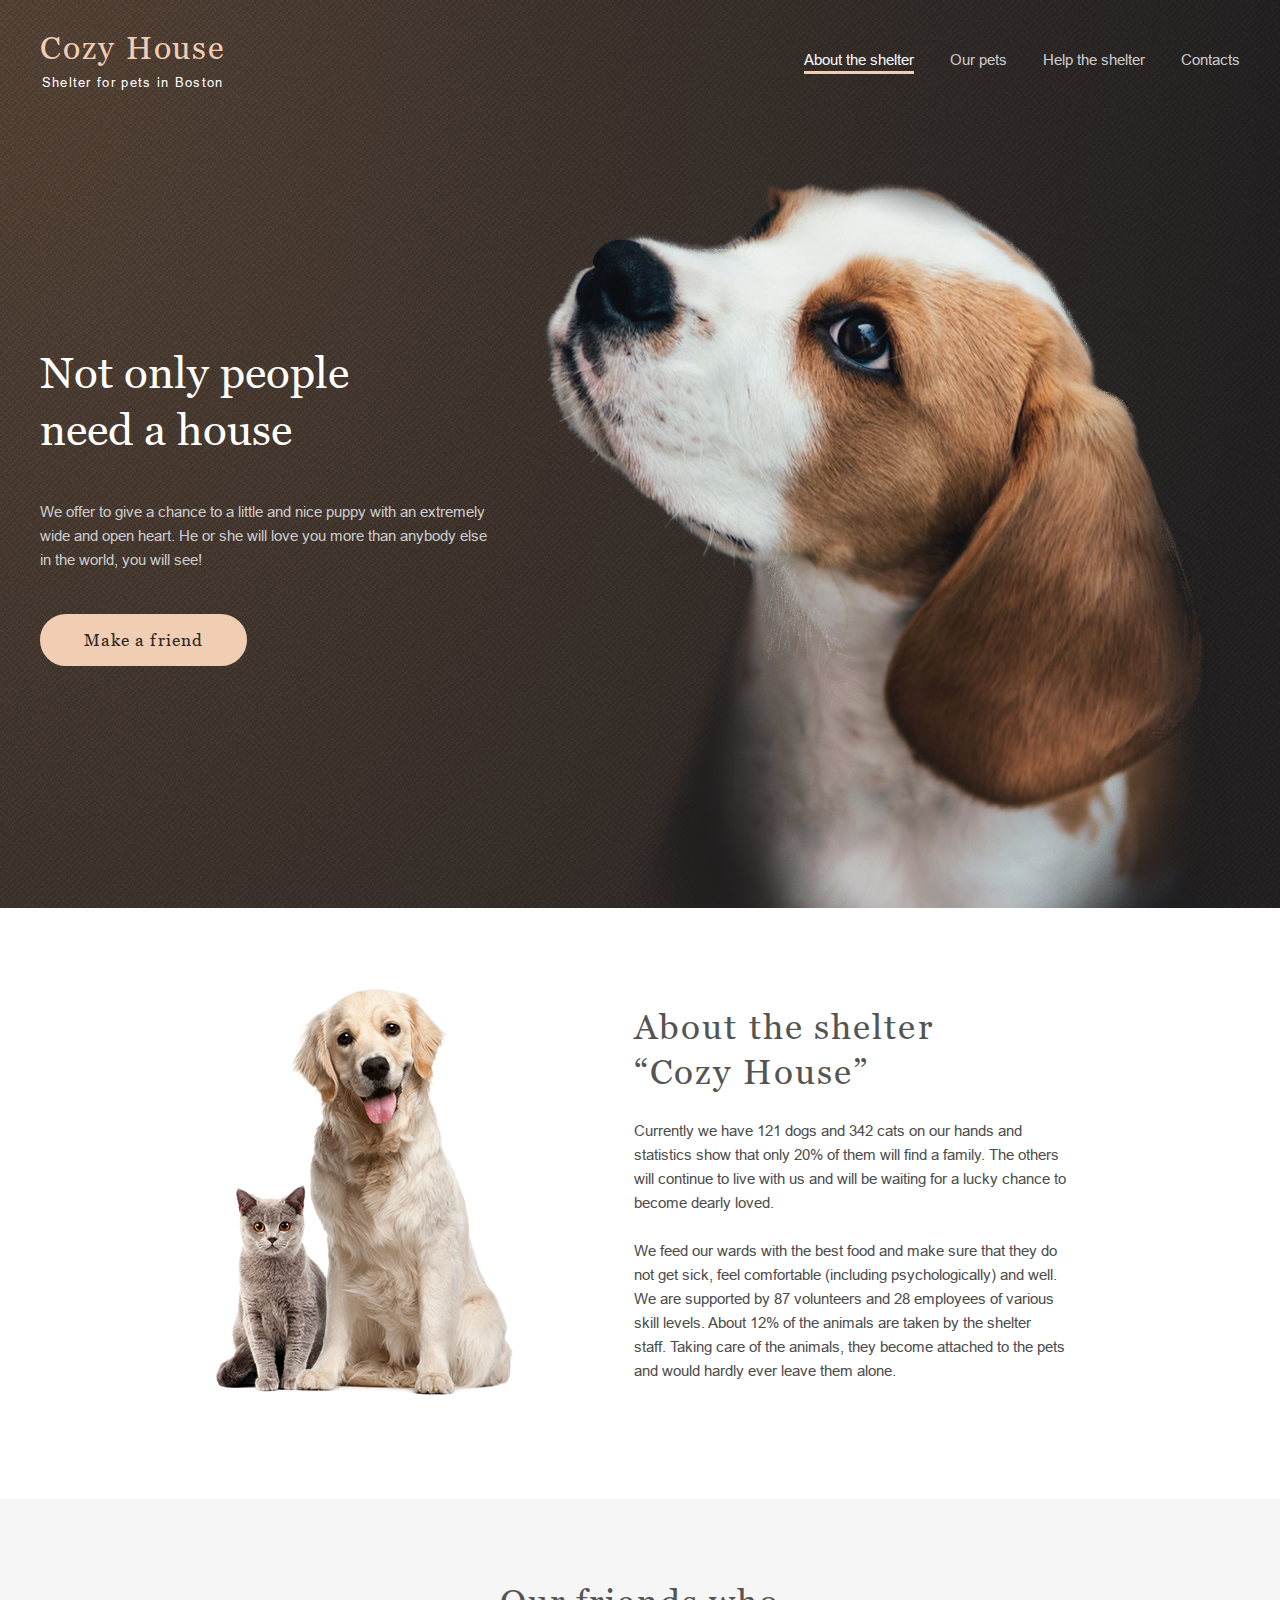
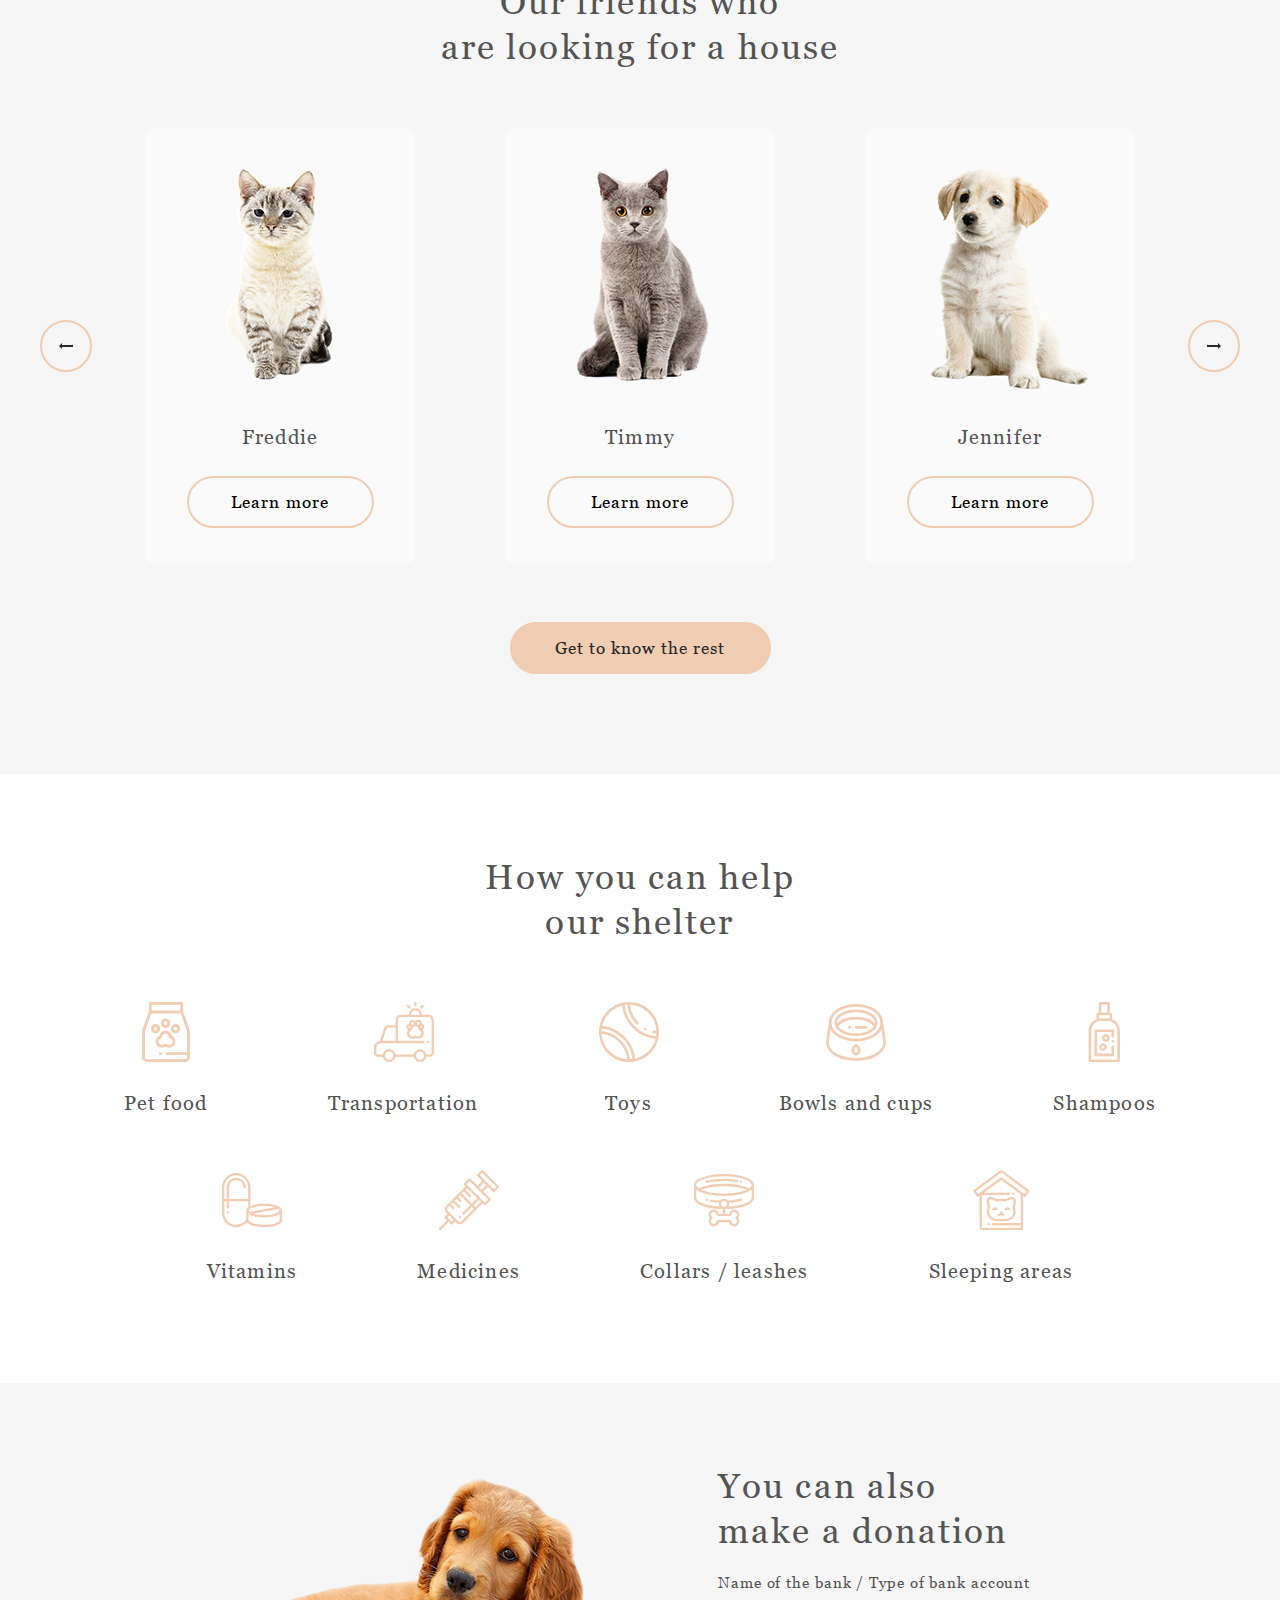
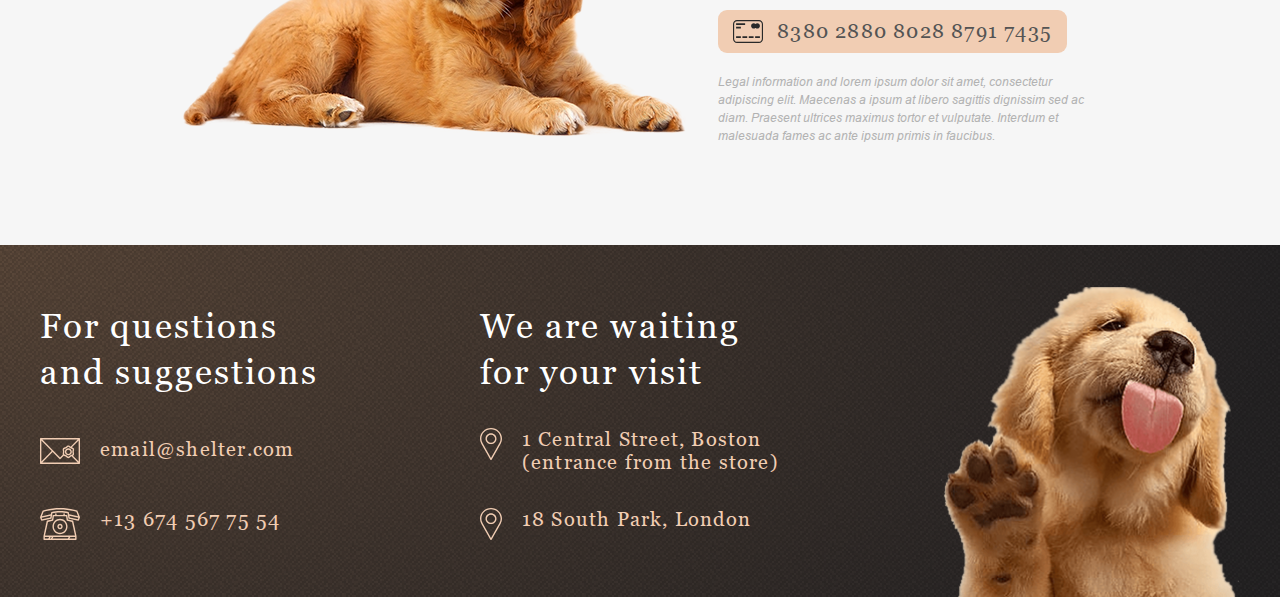
<file: shelter/pages/main/index.html>
<!DOCTYPE html>
<html lang="en">

<head>
  <meta charset="UTF-8">
  <meta http-equiv="X-UA-Compatible" content="IE=edge">
  <meta name="viewport" content="width=device-width, initial-scale=1.0">
  <link rel="stylesheet" href="style.css">
  <link rel="icon" type="Image/x-icon" href="../../assets/favicon/favicon.svg">
  <script src="../../index.js"></script>
  <script src="burger.js"></script>
  <script src="slider.js"></script>
  <title>Shelter</title>
</head>

<body>
  <div class="main">
    <div class="start-screen__container">
      <div class="start-screen__content">
        <header class="header">
          <div>
            <a href="#" class="logo">
              <h1 class="logo__title">Cozy House</h1>
              <span class="logo__subtitle">Shelter for pets in Boston</span>
            </a>
          </div>
          <div class="burger-icon">
            <div class="burger-icon__line"></div>
            <div class="burger-icon__line"></div>
            <div class="burger-icon__line"></div>
          </div>
          <div class="burger burger-wrapper">
            <div class="burger__burger-menu">
              <ul class="burger-menu__list">
                <li><a class="burger-menu__link burger-menu__link_active">About the shelter</a></li>
                <li><a href="../pets/index.html" class="burger-menu__link">Our pets</a></li>
                <li><a href="#help" class="burger-menu__link">Help the shelter</a></li>
                <li><a href="#contacts" class="burger-menu__link">Contacts</a></li>
              </ul>
            </div>
          </div>
          <nav class="header__navigation">
            <ul class="navigation__list">
              <li><a class="navigation__link navigation__link_active">About the shelter</a></li>
              <li><a href="../pets/index.html" class="navigation__link">Our pets</a></li>
              <li><a href="#help" class="navigation__link">Help the shelter</a></li>
              <li><a href="#contacts" class="navigation__link">Contacts</a></li>
            </ul>
          </nav>
        </header>
        <div class="start-screen">
          <div class="start-screen__description">
            <h2>
              Not only people need a house
            </h2>
            <p>We offer to give a chance to a little and nice puppy with an extremely wide and open heart. He or she
              will
              love
              you more than anybody else in the world, you will see!</p>
            <div class="button button_colored">
              <a href="#pets">Make a friend</a>
            </div>
          </div>
          <div class="start-screen__image">
            <img src="../../assets/images/start-screen-puppy.png" alt="Puppy image">
          </div>
        </div>
      </div>
    </div>
    <main>
      <section class="about">
        <div class="container container_about">
          <div class="about__image">
            <img src="../../assets/images/about-pets.png" alt="pets about">
          </div>
          <div class="about__content">
            <h3>About the shelter “Cozy House”</h3>
            <p>Currently we have 121 dogs and 342 cats on our hands and statistics show that only 20% of them will find
              a
              family. The others will continue to live with us and will be waiting for a lucky chance to become dearly
              loved.
            </p>
            <p>We feed our wards with the best food and make sure that they do not get sick, feel comfortable (including
              psychologically) and well. We are supported by 87 volunteers and 28 employees of various skill levels.
              About
              12%
              of the animals are taken by the shelter staff. Taking care of the animals, they become attached to the
              pets
              and
              would hardly ever leave them alone.</p>
          </div>
        </div>
      </section>
      <section id="pets" class="pets">
        <div class="container container_pets">
          <h3>Our friends who <br> are looking for a house</h3>
          <div class="pets__slider">
            <button class="button-arrow button-arrow_prev"></button>
            <div class="pets__carousel_wrapper">
              <div class="pets__carousel">
                <div class="pets__cards cards_previous">
                </div>
                <div class="pets__cards cards_current cards_active">

                </div>
                <div class="pets__cards cards_next">
                </div>
              </div>
            </div>
            <button class="button-arrow button-arrow_next"></button>
          </div>
          <div class="button button_colored">
            <a href="../pets/index.html">
              Get to know the rest
            </a>
          </div>
        </div>
      </section>
      <section id="help" class="help">
        <div class="container container_help">
          <h3>How you can help <br> our shelter</h3>
          <div class="help__list">
            <div class="help__item">
              <img src="../../assets/icons/icon-pet-food.svg" class="help_item_icon" alt="pet-food icon">
              <span class="help_item_description">Pet food</span>
            </div>
            <div class="help__item">
              <img src="../../assets/icons/icon-transportation.svg" class="help_item_icon" alt="transportation icon">
              <span class="help_item_description">Transportation</span>
            </div>
            <div class="help__item">
              <img src="../../assets/icons/icon-toys.svg" class="help_item_icon" alt="toys icon">
              <span class="help_item_description">Toys</span>
            </div>
            <div class="help__item">
              <img src="../../assets/icons/icon-bowls-and-cups.svg" class="help_item_icon" alt="bowls and cups icon">
              <span class="help_item_description">Bowls and cups</span>
            </div>
            <div class="help__item">
              <img src="../../assets/icons/icon-shampoos.svg" class="help_item_icon" alt="shampoos icon">
              <span class="help_item_description">Shampoos</span>
            </div>
            <div class="help__item">
              <img src="../../assets/icons/icon-vitamins.svg" class="help_item_icon" alt="vitamins icon">
              <span class="help_item_description">Vitamins</span>
            </div>
            <div class="help__item">
              <img src="../../assets/icons/icon-medicines.svg" class="help_item_icon" alt="medicines icon">
              <span class="help_item_description">Medicines</span>
            </div>
            <div class="help__item">
              <img src="../../assets/icons/icon-collars-leashes.svg" class="help_item_icon" alt="collars/leashes icon">
              <span class="help_item_description">Collars / leashes</span>
            </div>
            <div class="help__item">
              <img src="../../assets/icons/icon-sleeping-area.svg" class="help_item_icon" alt="sleeping areas icon">
              <span class="help_item_description">Sleeping areas</span>
            </div>
          </div>
        </div>
      </section>
      <section class="donation">
        <div class="container container_donation">
          <div class="donation__content">
            <div class="donation__image">
              <img src="../../assets/images/donation-dog.png" alt="donation dog">
            </div>
            <div class="donation__decription">
              <h3>You can also <br> make a donation</h3>
              <span class="donation__bank">Name of the bank / Type of bank account</span>
              <div><a href="#!" class="card-number">
                  <div class="icon icon_card-number"></div>
                  <h4>8380 2880 8028 8791 7435</h4>
                </a></div>
              <p class="donation__text">
                Legal information and lorem ipsum dolor sit amet, consectetur adipiscing elit. Maecenas a ipsum at
                libero
                sagittis dignissim sed ac diam. Praesent ultrices maximus tortor et vulputate. Interdum et malesuada
                fames
                ac
                ante ipsum primis in faucibus.
              </p>
            </div>
          </div>
        </div>
      </section>
    </main>
    <footer id="contacts" class="footer">
      <div class="container container_footer">
        <div class="footer__content">
          <div class="footer__questions">
            <h3>For questions and suggestions</h3>
            <a href="mailto:email@shelter.com" class="footer__questions__item">
              <div class="footer__icon icon_email"></div>
              <span>email@shelter.com</span>
            </a>
            <a href="tel:+136745677554" class="footer__questions__item">
              <div class="footer__icon icon_phone"></div>
              <span>+13 674 567 75 54</span>
            </a>
          </div>
          <div class="footer__location">
            <h3>We are waiting for your visit</h3>
            <a href="https://www.google.com/maps/place/1+Central+St,+Boston,+MA+02109,+%D0%A1%D0%A8%D0%90/@42.3585519,-71.056915,17z/data=!3m1!4b1!4m5!3m4!1s0x89e370868bc2ce7b:0x82fa7db94f5fea9e!8m2!3d42.3585519!4d-71.0547263"
              target="_blank" class="footer__location__item">
              <div class="footer__icon icon_location"></div>
              <span>1 Central Street, Boston <br> (entrance from the store)</span>
            </a>
            <a href="https://www.google.com/maps/place/South+Park+Court,+18+S+Park+Rd,+London+SW19+8TD,+%D0%92%D0%B5%D0%BB%D0%B8%D0%BA%D0%BE%D0%B1%D1%80%D0%B8%D1%82%D0%B0%D0%BD%D0%B8%D1%8F/@51.4201181,-0.2001251,19.39z/data=!4m6!3m5!1s0x487608baa7401b31:0x18e66d9fcd2f7d77!8m2!3d51.4202685!4d-0.2001799!16s%2Fg%2F1wtbtc88"
              target="_blank" class="footer__location__item">
              <div class="footer__icon icon_location"></div>
              <span>18 South Park, London</span>
            </a>
          </div>
        </div>
        <div class="footer__image">
          <img src="../../assets/images/footer-puppy.png" alt="Puppy image">
        </div>
      </div>
    </footer>
  </div>
  <div class="popup__wrapper">
    <div class="popup__container">
      <div class="popup__button"></div>
      <div class="popup__content">
      </div>
    </div>
  </div>
</body>

</html>
</file>
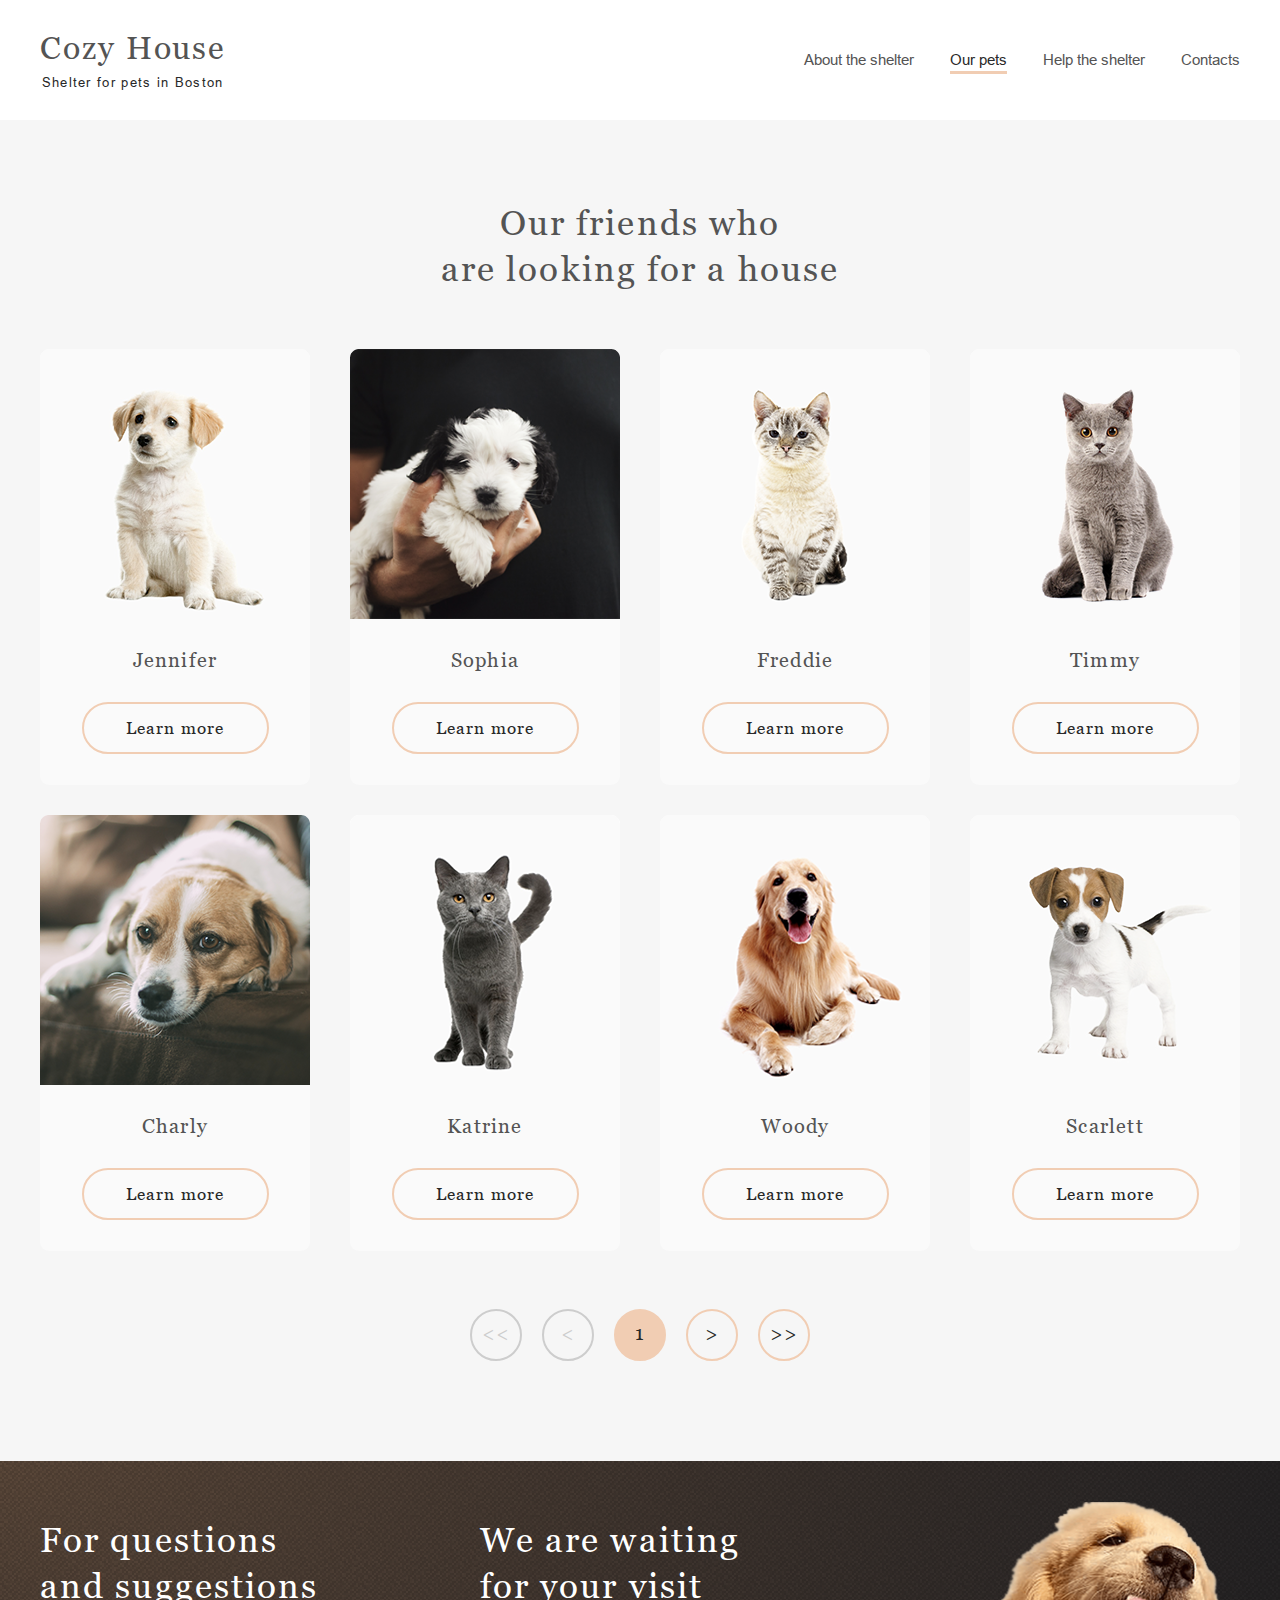
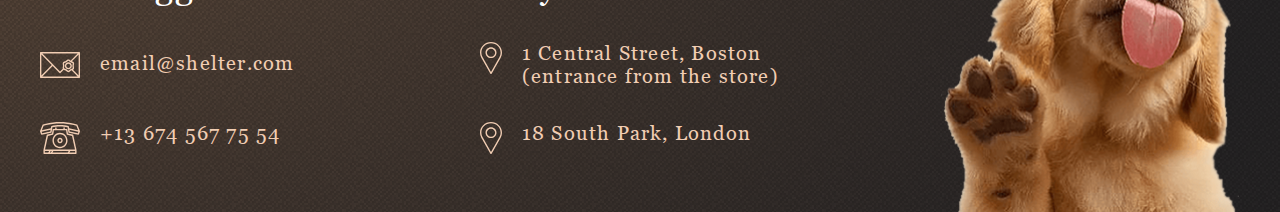
<file: shelter/pages/pets/index.html>
<!DOCTYPE html>
<html lang="en">

<head>
  <meta charset="UTF-8">
  <meta http-equiv="X-UA-Compatible" content="IE=edge">
  <meta name="viewport" content="width=device-width, initial-scale=1.0">
  <link rel="stylesheet" href="style.css">
  <link rel="icon" type="Image/x-icon" href="../../assets/favicon/favicon.svg">
  <script src="../../index.js"></script>
  <script src="burger.js"></script>
  <script src="pagination.js"></script>
  <title>Shelter | Our pets</title>
</head>

<body>
  <div class="main">
    <header class="header">
      <div class="container container_header">
        <div class="header__content">
          <div><a href="../main/index.html" class="logo">
              <h1 class="logo__title">Cozy House</h1>
              <span class="logo__subtitle">Shelter for pets in Boston</span>
            </a>
          </div>
          <div class="burger-icon">
            <div class="burger-icon__line"></div>
            <div class="burger-icon__line"></div>
            <div class="burger-icon__line"></div>
          </div>
          <div class="burger burger-wrapper">
            <div class="burger__burger-menu">
              <ul class="burger-menu__list">
                <li><a href="../main/index.html" class="burger-menu__link ">About the shelter</a></li>
                <li><a class="burger-menu__link burger-menu__link_active">Our pets</a></li>
                <li><a href="../main/index.html#help" class="burger-menu__link">Help the shelter</a></li>
                <li><a href="#contacts" class="burger-menu__link">Contacts</a></li>
              </ul>
            </div>
          </div>
          <nav class="header__navigation">
            <ul class="navigation__list">
              <li><a href="../main/index.html" class="navigation__link">About the shelter</a></li>
              <li><a class="navigation__link navigation__link_active">Our pets</a></li>
              <li><a href="../main/index.html#help" class="navigation__link">Help the shelter</a></li>
              <li><a href="#contacts" class="navigation__link">Contacts</a></li>
            </ul>
          </nav>
        </div>
      </div>
    </header>

    <main>
      <section class="pets">
        <div class="container container_pets">
          <h3>Our friends who <br> are looking for a house</h3>
          <div class="pets__cards">
          </div>
          <div class="pets__pagination">
            <button class="button-paginator button-paginator_first button-paginator_inactive">
              &#60;&#60;</button>
            <button class="button-paginator button-paginator_prev button-paginator_inactive">
              &#60;</button>
            <button class="button-paginator current-page button-paginator_current">1</button>
            <button class="button-paginator button-paginator_next button-paginator_active"> &#62;</button>
            <button class="button-paginator button-paginator_last button-paginator_active">&#62;&#62;</button>
          </div>
        </div>
      </section>
    </main>

    <footer id="contacts" class="footer">
      <div class="container container_footer">
        <div class="footer__content">
          <div class="footer__questions">
            <h3>For questions and suggestions</h3>
            <a href="mailto:email@shelter.com" class="footer__questions__item">
              <div class="footer__icon icon_email"></div>
              <span>email@shelter.com</span>
            </a>
            <a href="tel:+136745677554" class="footer__questions__item">
              <div class="footer__icon icon_phone"></div>
              <span>+13 674 567 75 54</span>
            </a>
          </div>
          <div class="footer__location">
            <h3>We are waiting for your visit</h3>
            <a href="https://www.google.com/maps/place/1+Central+St,+Boston,+MA+02109,+%D0%A1%D0%A8%D0%90/@42.3585519,-71.056915,17z/data=!3m1!4b1!4m5!3m4!1s0x89e370868bc2ce7b:0x82fa7db94f5fea9e!8m2!3d42.3585519!4d-71.0547263"
              target="_blank" class="footer__location__item">
              <div class="footer__icon icon_location"></div>
              <span>1 Central Street, Boston <br> (entrance from the store)</span>
            </a>
            <a href="https://www.google.com/maps/place/South+Park+Court,+18+S+Park+Rd,+London+SW19+8TD,+%D0%92%D0%B5%D0%BB%D0%B8%D0%BA%D0%BE%D0%B1%D1%80%D0%B8%D1%82%D0%B0%D0%BD%D0%B8%D1%8F/@51.4201181,-0.2001251,19.39z/data=!4m6!3m5!1s0x487608baa7401b31:0x18e66d9fcd2f7d77!8m2!3d51.4202685!4d-0.2001799!16s%2Fg%2F1wtbtc88"
              target="_blank" class="footer__location__item">
              <div class="footer__icon icon_location"></div>
              <span>18 South Park, London</span>
            </a>
          </div>
        </div>
        <div class="footer__image">
          <img src="../../assets/images/footer-puppy.png" alt="Puppy image">
        </div>
      </div>
    </footer>
  </div>
  <div class="popup__wrapper">
    <div class="popup__container">
      <div class="popup__button"></div>
      <div class="popup__content">
      </div>
    </div>
  </div>
</body>

</html>
</file>
<file: shelter/pages/main/style.css>
@font-face {
  font-family: "Georgia";
  src: url("../../assets/fonts/georgia/georgia-regular.ttf") format("truetype"),
    url("../../assets/fonts/georgia/Georgia.woff2")format('woff2'),
    url("../../assets/fonts/georgia/Georgia.woff") format('woff');
  font-style: normal;
  font-weight: 400;
  font-display: swap;
}

@font-face {
  font-family: "Arial";
  src: url("../../assets/fonts/arial/arial-regular.ttf") format("truetype"),
    url("../../assets/fonts/arial/ArialMT.woff2")format('woff2'),
    url("../../assets/fonts/arial/ArialMT.woff")format('woff');
  font-style: normal;
  font-weight: 400;
  font-display: swap;
}

@font-face {
  font-family: "Arial";
  src: url("../../assets/fonts/arial/arial-italic.ttf") format("truetype"),
    url("../../assets/fonts/arial/Arial-ItalicMT.woff2")format('woff2'),
    url("../../assets/fonts/arial/Arial-ItalicMT.woff")format('woff');
  font-style: italic;
  font-weight: 400;
  font-display: swap;
}


html {
  box-sizing: border-box;
  scroll-behavior: smooth;
}

*,
*:before,
*:after {
  box-sizing: inherit;
}

body,
h1,
h2,
h3,
h4,
h5,
h6,
p,
ol,
ul {
  margin: 0;
  padding: 0;
  font-weight: 400;
}

ol,
ul {
  list-style: none;
}


a:focus,
a:active {
  outline: none
}

a,
a:link,
a:visited,
a:hover {
  text-decoration: none;
}

img {
  max-width: 100%;
  height: auto;
}

body {
  font-family: "Georgia";
  font-style: normal;
  font-weight: 400;
  position: relative;
}

.overflow-hidden {
  overflow: hidden;
}

.blackout {
  background-color: #00000075;
}

.main {
  display: flex;
  flex-direction: column;
  position: relative;
}

.start-screen__container,
.footer {
  background: url('../../assets/images/noise_transparent@2x.png') repeat,
    radial-gradient(100% 215.42% at 0% 0%, #5b483a 0%, #262425 100%);
}

.start-screen__content {
  padding: 30px 40px 0px 40px;
  max-width: 1280px;
  margin: 0 auto;
}

.header {
  display: flex;
  justify-content: space-between;
  align-items: center;
}

.logo {
  display: flex;
  flex-direction: column;
  justify-content: space-between;
  align-items: center;
  cursor: pointer;
}

.logo__title {
  font-size: 32px;
  line-height: 110%;
  letter-spacing: 0.06em;
  color: #F1CDB3;
  padding-bottom: 0.3em;
}

.logo__subtitle {
  font-family: 'Arial';
  font-size: 13px;
  line-height: 115.3%;
  letter-spacing: 0.1em;
  color: #FFFFFF;
}

.burger {
  display: none
}

.navigation__list {
  display: flex;
  flex-direction: row;
  justify-content: space-between;
  gap: 2.25rem;
}

.burger-menu__link,
.navigation__link {
  font-family: "Arial";
  line-height: 160%;
  color: #CDCDCD;
  cursor: pointer;
  transition: 0.2s;
}

.burger-menu__link {
  font-size: 32px;
}

.navigation__link {
  font-size: 15px;
  padding-bottom: 3px;
}

.burger-menu__link:link,
.burger-menu__link:visited,
.navigation__link:link,
.navigation__link:visited {
  color: #CDCDCD;
}

.burger-menu__link:hover,
.navigation__link:hover {
  color: #FAFAFA;
}

.burger-menu__link:active,
.burger-menu__link_active,
.navigation__link:active,
.navigation__link_active {
  color: #FAFAFA;
  border-bottom: 3px solid #F1CDB3;
  cursor: default;
}

.start-screen {
  padding-top: 90px;
  display: flex;
  justify-content: space-between;
  align-items: center;
}

.start-screen__description {
  display: flex;
  flex-direction: column;
  gap: 42px;
  max-width: 38.3%;
  padding-bottom: 78px;
}

.start-screen__description h2 {
  font-size: 44px;
  line-height: 130%;
  color: #FFFFFF;
  max-width: 89%;
}

.start-screen__description p {
  font-family: 'Arial';
  font-size: 15px;
  line-height: 160%;
  color: #CDCDCD;
}

.button {
  display: flex;
  justify-content: center;
  align-items: center;
  font-family: "Georgia";
  border-radius: 100px;
  font-size: 17px;
  line-height: 130%;
  letter-spacing: 0.06em;
  border: 2px solid #F1CDB3;
  cursor: pointer;
  transition: 0.5s;
}

.button>a {
  color: #292929;
}

.button_colored {
  width: 207px;
  height: 52px;
  background: #F1CDB3;
}

.button_colored:hover {
  background: #FDDCC4;
  border-color: #FDDCC4;
}

.start-screen__image {
  display: flex;
  justify-content: flex-end;
  align-items: end;
}

section {
  padding: 80px 40px 100px 40px;
}

.container {
  max-width: 1280px;
  margin: 0 auto;
}

.container_about {
  display: flex;
  justify-content: center;
  gap: 120px;
  align-items: center;
}

.about__content {
  display: flex;
  flex-direction: column;
  justify-content: center;
  max-width: 36%;
}

h3 {
  font-size: 35px;
  line-height: 130%;
  letter-spacing: 0.06em;
  color: #545454;
}

.about__content h3 {
  max-width: 90%;
}

.about__content p {
  font-family: 'Arial';
  font-size: 15px;
  line-height: 160%;
  color: #4C4C4C;
  padding-top: 24px;
}

.pets {
  background: #F6F6F6;
}

.container_pets {
  max-width: 1280px;
  display: flex;
  flex-direction: column;
  justify-content: space-between;
  text-align: center;
  gap: 26px;
}

.pets__slider {
  display: flex;
  justify-content: space-between;
  align-items: center;
}

.button-arrow {
  cursor: pointer;
  width: 52px;
  height: 52px;
  border-radius: 100px;
  border: 2px solid #F1CDB3;
  border-radius: 100px;
  background: center no-repeat url('../../assets/icons/Arrow.svg');
  transition: background 0.5s;
}

.button-arrow_prev {
  display: block;
  transform: rotate(180deg);
}

.button-arrow:hover {
  background-color: #FDDCC4;
  border-color: #FDDCC4;
}

.pets__carousel_wrapper {
  display: flex;
  align-items: center;
  justify-content: center;
  width: 1070px;
  height: 500px;
  overflow: hidden;
  padding: 0px 10px;
}

.pets__carousel,
.pets__cards {
  display: flex;
  flex-direction: row;
  justify-content: space-around;
  gap: 90px;
  flex-wrap: nowrap;
  position: relative;
  left: 0;
}

.pets__card {
  min-width: 270px;
  height: 435px;
  display: flex;
  flex-direction: column;
  align-items: center;
  background: #FAFAFA;
  border-radius: 9px;
}

.pets__card span {
  padding: 28px;
  font-size: 20px;
  line-height: 1.1em;
  letter-spacing: 0.06em;
  color: #545454;
}

.pets__card:hover {
  cursor: pointer;
  box-shadow: 0px 2px 35px 14px rgba(13, 13, 13, 0.04);
  transition: 0.5s;
  background: #FFFFFF;
}

.pets__card:hover .button_bordered {
  background: #FDDCC4;
  border-color: #FDDCC4;
}

@keyframes move-forward {
  from {
    left: 0px;
  }

  to {
    left: -1080px;
  }
}

.transition-forward {
  animation-name: move-forward;
  animation-duration: 2s;
}

@keyframes move-backward {
  from {
    left: 0px
  }

  to {
    left: 1080px;
  }
}

.transition-backward {
  animation-name: move-backward;
  animation-duration: 2s;
}

.button_bordered {
  width: 187px;
  height: 52px;
  background: #FAFAFA;
}

.pets .button_colored {
  width: 261px;
  margin: auto;
}

.popup__wrapper {
  display: none;
}

.popup__wrapper_active {
  overflow: hidden;
  position: fixed;
  height: 100%;
  width: 100vw;
  display: flex;
  z-index: 100;
  transition: 0.4s;
  top: 50%;
  left: 50%;
  transform: translate(-50%, -50%);
}

.popup__container {
  width: 980px;
  height: auto;
  display: flex;
  flex-direction: column;
  position: absolute;
  align-items: center;
  top: 50%;
  left: 50%;
  transform: translate(-50%, -50%);
}

.popup__button {
  position: absolute;
  right: 0;
  top: 0;
  width: 52px;
  height: 52px;
  background: center no-repeat url('../../assets/icons/popup-close.svg');
  border: 2px solid #F1CDB3;
  border-radius: 100px;
  cursor: pointer;
  transition: background 0.3s;
}

.popup__button:hover {
  background-color: #FDDCC4;
}

.popup__content {
  margin: 55px 0px;
  width: 900px;
  height: 500px;
  background: #FAFAFA;
  border-radius: 9px;
  display: grid;
  grid-template-columns: 55% 45%;
  justify-items: center;
  align-items: center
}

.popup__image {
  width: 500px;
  border-radius: 10px;
}

.popup__pet-description,
.popup__pet-name,
.popup__pet-quality-list {
  display: flex;
  flex-direction: column;
}

.popup__pet-description {
  padding-left: 40px;
  padding-bottom: 30px;
  gap: 42px;
}

.popup__pet-description p {
  max-width: 96%;
}

.popup__pet-name {
  gap: 10px;
}

.popup__pet-description p,
.popup__pet-quality-list {
  font-size: 15px;
  line-height: 110%;
  letter-spacing: 0.06em;
}

.popup__pet-name h3,
.popup__pet-name h4 {
  color: #000000;
}

.popup__pet-quality-list {
  gap: 11px;
}

.popup__pet-quality-list li::before {
  content: "\2022";
  color: #F1CDB3;
  font-weight: bold;
  display: inline-block;
  width: 16px;
}

.bold {
  font-weight: 800;
}

.container_help {
  display: flex;
  flex-direction: column;
  justify-content: space-between;
  align-items: center;
  gap: 57px;
  text-align: center;
}

.help__list {
  display: flex;
  justify-content: center;
  flex-wrap: wrap;
  gap: 55px 120px;
  max-width: 90%;
}

.help__item {
  display: flex;
  flex-direction: column;
  align-items: center;
}

.help__item span {
  font-size: 20px;
  line-height: 115%;
  letter-spacing: 0.06em;
  color: #545454;
  padding-top: 30px;
}

.donation {
  background: #F6F6F6;
}

.container_donation {
  display: flex;
  justify-content: center;
  align-items: stretch;
}

.donation__content {
  max-width: 77%;
  display: flex;
  flex-direction: row;
  justify-content: center;
  align-items: center;
  gap: 30px;
}

.donation__decription {
  max-width: 41%;
  display: flex;
  flex-direction: column;
  gap: 20px;
}

.donation__bank {
  display: block;
  font-size: 15px;
  line-height: 110%;
  letter-spacing: 0.06em;
  color: #545454;
}

.donation__image {
  padding-top: 10px;
}

.card-number {
  background: #F1CDB3;
  width: 349px;
  border-radius: 9px;
  display: flex;
  flex-direction: row;
  justify-content: space-between;
  align-items: center;
  transition: 0.3s ease-in-out;
  padding: 10px 15px;
}

h4 {
  font-size: 20px;
  line-height: 115%;
  letter-spacing: 0.06em;
  color: #545454;
}

.card-number:hover {
  background: #FDDCC4;
}

.icon_card-number {
  width: 30px;
  height: 23px;
  background: center / contain no-repeat url('../../assets/icons/credit-card.svg');
}

.donation__text {
  font-family: 'Arial';
  font-style: italic;
  font-weight: 400;
  font-size: 12px;
  line-height: 18px;
  color: #B2B2B2;
}

.container_footer {
  padding: 42px 40px 0px 40px;
  display: grid;
  grid-template-columns: 71% 1fr;
}

.footer__content {
  padding-top: 16px;
  display: flex;
  flex-direction: row;
  justify-content: space-between;
}

.footer__content h3 {
  color: #FFFFFF;
  max-width: 70%;
}

.footer__content a {
  color: #F1CDB3;
}

.footer__questions {
  display: flex;
  flex-direction: column;
  gap: 44px;
}

.footer__location {
  display: flex;
  flex-direction: column;
  gap: 34px;
}

.footer__questions__item,
.footer__location__item {
  display: flex;
  flex-direction: row;
  gap: 20px;
  font-size: 20px;
  line-height: 115%;
  letter-spacing: 0.06em;
  color: #F1CDB3;
  cursor: pointer;
}

.footer__questions__item:hover,
.footer__location__item:hover {
  transition: 0.5s;
  color: #FDDCC4;
}

.icon_email {
  width: 40px;
  height: 26px;
  background: center / contain no-repeat url('../../assets/icons/mail.svg');
}

.icon_phone {
  width: 40px;
  height: 32px;
  background: center / contain no-repeat url('../../assets/icons/phone.svg');
}

.icon_location {
  width: 22px;
  height: 32px;
  background: center / contain no-repeat url('../../assets/icons/pin.svg');
}

.footer__questions__item:hover .icon_email {
  transition: 0.5s;
  background: center / contain no-repeat url('../../assets/icons/mail_hover.svg');
}

.footer__questions__item:hover .icon_phone {
  transition: 0.5s;
  background: center / contain no-repeat url('../../assets/icons/phone_hover.svg');
}

.footer__location__item:hover .icon_location {
  transition: 0.5s;
  background: center / contain no-repeat url('../../assets/icons/pin_hover.svg');
}

.footer__image {
  display: flex;
  justify-content: flex-end;
  align-items: end;
}


@media (max-width: 1200px) {
  .pets__carousel_wrapper {
    width: 640px;
    height: 500px;
  }

  .pets__carousel,
  .pets__cards {
    gap: 40px;
    left: 0px;
  }

  @keyframes move-forward {
    from {
      left: 0px;
    }

    to {
      left: -620px;
    }
  }

  .transition-forward {
    animation-name: move-forward;
    animation-duration: 1s;
  }

  @keyframes move-backward {
    from {
      left: 0px;
    }

    to {
      left: 620px;
    }
  }

  .transition-backward {
    animation-name: move-backward;
    animation-duration: 1s;
  }

  .popup__container {
    width: 710px;
  }

  .popup__content {
    width: 630px;
    height: auto;
  }

  .popup__image {
    width: 350px;
  }

  .popup__pet-description {
    padding-left: 15px;
    padding-top: 0px;
    padding-bottom: 30px;
    gap: 20px;
  }

  .popup__pet-description p {
    font-size: 13px;
    max-width: 98%;
  }

  .popup__pet-quality-list {
    gap: 6px;
  }

  .popup__pet-quality-list li::before {
    width: 13px;
  }
}

@media (max-width: 1076px) {
  .container_footer {
    grid-template-columns: 65% 1fr;
    gap: 5%
  }

  .footer__content h3 {
    color: #FFFFFF;
    max-width: 80%;
  }
}


@media (max-width: 1013px) {
  .container_footer {
    display: flex;
    flex-direction: column;
    justify-content: space-between;
    gap: 30px;
  }

  .footer__content {
    justify-content: space-around;
  }

  .footer__image {
    justify-content: center;
  }
}

@media (max-width: 839px) {
  .start-screen {
    align-items: end;
  }

  .donation__content {
    max-width: 90%;
    flex-direction: column-reverse;
    gap: 60px;
  }

  .donation__decription {
    max-width: 60%;
    gap: 20px;
  }

  .pets__carousel_wrapper {
    width: 600px;
  }

  .pets__carousel,
  .pets__cards {
    gap: 30px;
  }

  .pets__card:hover {
    box-shadow: 0px 10px 10px 10px rgba(13, 13, 13, 0.04);
  }

  @keyframes move-forward {
    from {
      left: 0px;
    }

    to {
      left: -600px;
    }
  }

  .transition-forward {
    animation-duration: 1s;
  }

  @keyframes move-backward {
    from {
      left: 0px;
    }

    to {
      left: 600px;
    }
  }

  .transition-backward {
    animation-duration: 1s;
  }
}

@media (max-width: 769px) {
  .start-screen__content {
    padding: 30px 30px 0px 30px;
  }

  .start-screen {
    padding-top: 60px;
    flex-direction: column;
    align-items: center;
    max-width: 100%;
  }

  .start-screen__description {
    flex-direction: column;
    max-width: 65%;
  }

  .start-screen__description h2 {
    font-size: calc((100vw - 320px)/(769 - 320) * (44 - 25) + 25px);
  }

  .start-screen__description .button {
    margin: 0 auto;
  }

  .start-screen__image {
    padding: 23px 0px 0px 140px;
    max-width: 100%;
  }

  section {
    padding-top: calc((100vw - 320px)/(768 - 320) * (80 - 42) + 42px);
    padding-right: calc((100vw - 320px)/(768 - 320) * (30 - 25) + 25px);
    padding-bottom: calc((100vw - 320px)/(768 - 320) * (97 - 38) + 38px);
    padding-left: calc((100vw - 320px)/(768 - 320) * (30 - 25) + 25px);
  }

  h3 {
    font-size: calc((100vw - 320px)/(768 - 320) * (35 - 25) + 25px);
  }

  .container_about {
    flex-direction: column-reverse;
    gap: 80px;
  }

  .about__content {
    max-width: 61%;
  }

  .pets {
    padding-bottom: 101px;
  }

  .pets__card span {
    padding: 30px;
  }

  .pets__slider {
    grid-template-columns: 1fr 85.5% 1fr;
  }

  .help {
    padding-right: calc((100vw - 320px)/(768 - 320) * (30 - 15) + 15px);
    padding-left: calc((100vw - 320px)/(768 - 320) * (30 - 15) + 15px);
    padding-top: calc((100vw - 320px)/(768 - 320) * (80 - 42) + 42px);
    padding-bottom: calc((100vw - 320px)/(768 - 320) * (100 - 42) + 42px);
  }

  .container_help {
    gap: calc((100vw - 320px)/(769 - 320) * (57 - 40) + 40px);
  }

  .help__list {
    display: grid;
    row-gap: calc((100vw - 320px)/(768 - 320) * (55 - 30) + 30px);
    column-gap: calc((100vw - 320px)/(768 - 320) * (65 - 29) + 29px);
    grid-template-columns: repeat(auto-fill, 26%);
  }

  .help__item img {
    max-height: calc((100vw - 320px)/(768 - 320) * (60 - 50) + 50px);
  }

  .help__item span,
  h4 {
    font-size: calc((100vw - 320px)/(768 - 320) * (20 - 15) + 15px);
  }

  .donation__image {
    padding-top: 0px;
  }

  .card-number {
    width: calc((100vw - 320px)/(768 - 320) * (349 - 281) + 281px);
  }

  .container_footer {
    padding: 13px 44px 0px 44px;
    gap: 61px;
  }

  .footer__content {
    padding-left: 20px;
  }

  .footer__content h3 {
    color: #FFFFFF;
    max-width: 90%;
  }
}

@media (width < 768px) {
  .overflow-hidden {
    overflow: hidden;
  }

  .header {
    position: relative;
  }

  .header__navigation {
    display: none;
  }

  .burger-wrapper {
    overflow: hidden;
    position: absolute;
    right: -30px;
    top: -30px;
    height: 1000vw;
    width: 1000vw;
    display: flex;
    justify-content: end;
    z-index: -1;
    transition: 0.5s;
  }

  .burger-icon {
    padding-top: calc((100vw - 320px)/(767 - 320) * (0 - 5) + 5px);
    position: absolute;
    top: 15px;
    right: 10px;
    z-index: 10;
    width: 30px;
    height: 30px;
    display: flex;
    flex-direction: column;
    gap: 10px;
    transition: 0.5s;
    cursor: pointer;
  }

  .burger-icon__line {
    border: 1px solid #F1CDB3;
  }

  .burger__burger-menu {
    position: relative;
    width: 320px;
    height: 100vh;
    background-color: #292929;
    display: flex;
    flex-direction: column;
    transform: translate(100%);
    transition: transform 0.5s;
  }

  .burger-menu__list {
    display: flex;
    flex-direction: column;
    text-align: center;
    gap: 40px;
    margin: auto;
  }

  .burger-wrapper_active {
    z-index: 2;
    transform: translate(0%);
  }

  .burger-icon_active {
    transform: rotate(90deg);
  }

  .burger__burger-menu_active {
    transform: translate(0%);
  }

  .blackout {
    background-color: #00000075;
  }

  .pets__carousel_wrapper {
    width: 330px;
  }

  @keyframes move-forward {
    from {
      left: 0px;
    }

    to {
      left: -300px;
    }
  }

  .transition-forward {
    animation-duration: 0.8s;
  }

  @keyframes move-backward {
    from {
      left: 0px;
    }

    to {
      left: 300px;
    }
  }

  .transition-backward {
    animation-duration: 0.8s;
  }
}

@media (max-width: 730px) {
  .popup__container {
    width: calc((100vw - 635px)/(730 - 635) * (710 - 590) + 590px);
  }

  .popup__content {
    width: calc((100vw - 635px)/(730 - 635) * (630 - 510) + 510px);
    height: fit-content;
    display: flex;
  }
}

@media (max-width: 714px) {
  .footer__content {
    display: flex;
    flex-direction: column;
    gap: 30px;
  }

  .footer__questions,
  .footer__location {
    text-align: center;
    align-items: center;
  }
}

@media (max-width: 643px) {
  .donation__decription {
    max-width: 100%;
    align-items: center;
    text-align: center;
  }
}

@media (max-width: 635px) {
  .popup__container {
    width: calc((100vw - 320px)/(767 - 320) * (710 - 300) + 300px);
  }

  .popup__content {
    width: calc((100vw - 320px)/(767 - 320) * (630 - 240) + 240px);
    height: fit-content;
    display: flex;
    flex-direction: column;
  }

  .popup__image {
    display: none;
  }

  .popup__pet-name {
    text-align: center;
  }

  .popup__pet-description {
    padding: 10px;
    gap: 20px;
  }

  .popup__pet-description p {
    max-width: 100%;
  }
}

@media (max-width: 494px) {

  .start-screen__description h2,
  .about__content h3 {
    text-align: center;
    margin: 0 auto;
  }

  .start-screen__description {
    max-width: 90%;
    text-align: center;
  }

  .about__content {
    max-width: 80%;
  }

  .help__list {
    max-width: 100%;
    grid-template-columns: repeat(auto-fill, 45%);
  }
}


@media (max-width: 470px) {
  .pets {
    padding: 42px 10px 43px 10px;
  }

  .container_pets {
    align-items: center;
    gap: 37px;
  }

  .container_pets h3 {
    max-width: 100%;
  }

  .pets__carousel_wrapper {
    height: 445px;
  }

  .pets__slider {
    max-width: 100%;
    display: flex;
    flex-direction: row;
    flex-wrap: wrap;
    justify-content: space-evenly;
    gap: 20px 70px;
  }

  .pets__card:hover {
    box-shadow: 0px 10px 10px 1px rgba(13, 13, 13, 0.04);
  }

  .pets__carousel {
    order: 0;
  }

  .button-arrow_prev {
    order: 1;
  }

  .button-arrow_next {
    order: 2;
  }
}

@media (max-width: 374px) {
  .container_footer {
    padding: 15px 10px 0px 10px;
    justify-content: center;
    gap: 42px;
  }

  .about__content {
    max-width: 90%;
  }
}

@media (max-width: 321px) {
  .start-screen__content {
    padding: 30px 10px 0px 10px;
  }

  header {
    padding: 0px 10px;
  }

  .burger-wrapper {
    right: -10px;
  }

  .burger__icon {
    height: 22px;
  }

  .start-screen__description {
    max-width: 100%;
    align-items: center;
    text-align: center;
  }

  .start-screen__description h2 {
    max-width: 70%;
    letter-spacing: 0.06em;
  }

  .start-screen__image {
    padding: 27px 0px 0px 40px;
  }

  section {
    padding: 42px 25px 38px 25px;
  }

  h3 {
    text-align: center;
  }

  .about__content {
    max-width: 100%;
    align-items: center;
    text-align: justify;
  }

  .container_about {
    gap: 40px;
  }

  .about__image {
    padding: 0px 5px;
  }

  .pets__slider {
    gap: 20px 24px;
  }


  .help__item span {
    padding-top: 20px;
  }

  .help__list {
    max-width: 100%;
    grid-template-columns: repeat(auto-fill, 45%);
  }

  .donation {
    padding: 42px 20px 38px 20px;
  }

  .donation__content {
    max-width: 100%;
    gap: 40px;
  }

  .donation__bank {
    letter-spacing: 0;
  }

  .donation__decription {
    max-width: 100%;
    align-items: center;
    gap: 22px;
    text-align: justify;
  }

  .donation__image,
  .footer__image {
    max-width: 260px;
    margin: 0 auto;
  }

  .container_footer {
    padding: 15px 10px 0px 10px;
    gap: 38px;
  }

  .footer__content {
    gap: 37px;
    padding-left: 0px;
  }

  .footer__content h3 {
    margin: 0 auto;
  }

  .footer__location {
    gap: 40.5px;
    text-align: left;
    align-items: normal;
  }

}
</file>
<file: shelter/pages/pets/style.css>
@font-face {
  font-family: "Georgia";
  src: url("../../assets/fonts/georgia/georgia-regular.ttf") format("truetype"),
    url("../../assets/fonts/georgia/Georgia.woff2")format('woff2'),
    url("../../assets/fonts/georgia/Georgia.woff") format('woff');
  font-style: normal;
  font-weight: 400;
  font-display: swap;
}

@font-face {
  font-family: "Arial";
  src: url("../../assets/fonts/arial/arial-regular.ttf") format("truetype"),
    url("../../assets/fonts/arial/ArialMT.woff2")format('woff2'),
    url("../../assets/fonts/arial/ArialMT.woff")format('woff');
  font-style: normal;
  font-weight: 400;
  font-display: swap;
}

@font-face {
  font-family: "Arial";
  src: url("../../assets/fonts/arial/arial-italic.ttf") format("truetype"),
    url("../../assets/fonts/arial/Arial-ItalicMT.woff2")format('woff2'),
    url("../../assets/fonts/arial/Arial-ItalicMT.woff")format('woff');
  font-style: italic;
  font-weight: 400;
  font-display: swap;
}


html {
  box-sizing: border-box;
  scroll-behavior: smooth;
}

*,
*:before,
*:after {
  box-sizing: inherit;
}

body,
h1,
h2,
h3,
h4,
h5,
h6,
p,
ol,
ul {
  margin: 0;
  padding: 0;
  font-weight: 400;
}

ol,
ul {
  list-style: none;
}

a:focus,
a:active {
  outline: none
}

a,
a:link,
a:visited,
a:hover {
  text-decoration: none;
}

img {
  max-width: 100%;
  height: auto;
}

body {
  margin: 0 auto;
  font-family: "Georgia";
  font-style: normal;
  font-weight: 400;
}

.overflow-hidden {
  overflow: hidden;
}

.blackout {
  background-color: #00000075;
}

.main {
  display: flex;
  flex-direction: column;
}

.header {
  background-color: #FFFFFF;
  display: flex;
  justify-content: center;
}

.container {
  max-width: 1280px;
  width: 100%;
}

.container_header {
  padding: 30px 40px;
}

.header__content {
  display: flex;
  justify-content: space-between;
  align-items: center;
}

.logo {
  display: flex;
  flex-direction: column;
  justify-content: space-between;
  align-items: center;
  gap: 10px;
  cursor: pointer;
  color: #545454;
}

.logo__title {
  font-size: 32px;
  line-height: 110%;
  letter-spacing: 0.06em;
  color: #545454;
}

.logo__subtitle {
  font-family: 'Arial';
  font-size: 13px;
  line-height: 115.3%;
  letter-spacing: 0.1em;
  color: #292929;
}

.burger__burger-menu,
.burger {
  display: none
}

.navigation__list {
  font-family: "Arial";
  display: flex;
  flex-direction: row;
  justify-content: space-between;
  gap: 2.25rem;
}

.burger-menu__link,
.navigation__link {
  line-height: 160%;
  color: #545454;
  cursor: pointer;
  transition: 0.2s;
  padding-bottom: 3px;
}

.burger-menu__link {
  font-size: 32px;
}

.navigation__link {
  font-size: 15px;
}

.burger-menu__link:link,
.burger-menu__link:visited,
.navigation__link:link,
.navigation__link:visited {
  color: #545454;
}

.burger-menu__link:hover,
.navigation__link:hover {
  color: #292929;
}

.burger-menu__link:active,
.burger-menu__link_active,
.navigation__link:active,
.navigation__link_active,
.navigation__link:active:hover,
.navigation__link_active:hover {
  color: #292929;
  border-bottom: 3px solid #F1CDB3;
  cursor: default;
}

h3 {
  font-size: 35px;
  line-height: 130%;
  letter-spacing: 0.06em;
  color: #545454;
}

section {
  padding: 80px 40px 100px 40px;
}

.pets {
  background: #F6F6F6;
  display: flex;
  justify-content: center;
}

.container_pets {
  display: flex;
  flex-direction: column;
  align-items: center;
  justify-content: space-between;
  gap: 58px;
  text-align: center;
}

.pets__cards {
  max-width: 100%;
  display: flex;
  flex-direction: row;
  flex-wrap: wrap;
  justify-content: space-between;
  row-gap: 30px;
}

.pets__card {
  width: 270px;
  display: flex;
  flex-direction: column;
  align-items: center;
  background: #FAFAFA;
  border-radius: 9px;
  padding-bottom: 31px;
}

.pets__card img {
  width: 270px;
  height: 270px;
}

.pets__card span {
  padding: 30px;
  font-size: 20px;
  line-height: 23px;
  letter-spacing: 0.06em;
  color: #545454;
}

.pets__card:hover {
  cursor: pointer;
  box-shadow: 0px 2px 35px 14px rgba(13, 13, 13, 0.04);
  transition: 0.5s;
  background: #FFFFFF;
}

.button {
  font-family: "Georgia";
  border-radius: 100px;
  font-size: 17px;
  line-height: 130%;
  letter-spacing: 0.06em;
  color: #292929;
  border: 2px solid #F1CDB3;
  cursor: pointer;
  transition: 0.5s;
}

.button_bordered {
  width: 187px;
  height: 52px;
  background: #FAFAFA;
}

.pets__card:hover .button_bordered {
  background: #FDDCC4;
  border-color: #FDDCC4;
}

.pets__pagination {
  display: flex;
  justify-content: space-between;
  gap: 20px;
}

.button-paginator {
  width: 52px;
  height: 52px;
  border: 2px solid #F1CDB3;
  border-radius: 100px;
  font-family: 'Georgia';
  font-size: 20px;
  line-height: 115%;
  letter-spacing: 0.06em;
  color: #292929;
  background: #F6F6F6;
  cursor: pointer;
  transition: background 0.5s;
  text-align: center;
  padding-bottom: 5px;
}

.button-paginator_current,
.button-paginator_current:hover {
  background: #F1CDB3;
  cursor: auto;
}

.button-paginator_active:hover {
  background: #FDDCC4;
  border-color: #FDDCC4;
}

.button-paginator_inactive,
.button-paginator:disabled {
  color: #CDCDCD;
  border: 2px solid #CDCDCD;
  cursor: auto;
}

.popup__wrapper {
  display: none;
}

.popup__wrapper_active {
  overflow: hidden;
  position: fixed;
  height: 100%;
  width: 100vw;
  display: flex;
  z-index: 100;
  transition: 0.4s;
  top: 50%;
  left: 50%;
  transform: translate(-50%, -50%);
}

.popup__container {
  width: 980px;
  height: auto;
  display: flex;
  flex-direction: column;
  position: absolute;
  align-items: center;
  top: 50%;
  left: 50%;
  transform: translate(-50%, -50%);
}

.popup__button {
  position: absolute;
  right: 0;
  top: 0;
  width: 52px;
  height: 52px;
  background: center no-repeat url('../../assets/icons/popup-close.svg');
  border: 2px solid #F1CDB3;
  border-radius: 100px;
  cursor: pointer;
  transition: background 0.3s;
}

.popup__button:hover {
  background-color: #FDDCC4;
}

.popup__content {
  margin: 55px 0px;
  width: 900px;
  height: 500px;
  background: #FAFAFA;
  border-radius: 9px;
  display: grid;
  grid-template-columns: 55% 45%;
  justify-items: center;
  align-items: center
}

.popup__image {
  width: 500px;
  border-radius: 10px;
}

.popup__pet-description,
.popup__pet-name,
.popup__pet-quality-list {
  display: flex;
  flex-direction: column;
}

.popup__pet-description {
  padding-left: 40px;
  padding-bottom: 30px;
  gap: 42px;
}

.popup__pet-description p {
  max-width: 96%;
}

.popup__pet-name {
  gap: 10px;
}

.popup__pet-description p,
.popup__pet-quality-list {
  font-size: 15px;
  line-height: 110%;
  letter-spacing: 0.06em;
}

.popup__pet-name h3,
.popup__pet-name h4 {
  color: #000000;
}

.popup__pet-quality-list {
  gap: 11px;
}

.popup__pet-quality-list li::before {
  content: "\2022";
  color: #F1CDB3;
  font-weight: bold;
  display: inline-block;
  width: 16px;
}

.bold {
  font-weight: 800;
}

.footer {
  background: url('../../assets/images/noise_transparent@2x.png') repeat,
    radial-gradient(100% 215.42% at 0% 0%, #5b483a 0%, #262425 100%);
  display: flex;
  justify-content: center;
}

.container_footer {
  padding: 41px 40px 0px 40px;
  display: grid;
  grid-template-columns: 71% 1fr;
}

.footer__content {
  padding-top: 15px;
  display: flex;
  flex-direction: row;
  justify-content: space-between;
}

.footer__content h3 {
  color: #FFFFFF;
  max-width: 70%;
}

.footer__content a {
  color: #F1CDB3;
}

.footer__questions {
  display: flex;
  flex-direction: column;
  gap: 44px;
}

.footer__location {
  display: flex;
  flex-direction: column;
  gap: 34px;
}

.footer__questions__item,
.footer__location__item {
  display: flex;
  flex-direction: row;
  gap: 20px;
  font-size: 20px;
  line-height: 115%;
  letter-spacing: 0.06em;
  color: #F1CDB3;
  cursor: pointer;
}

.footer__questions__item:hover,
.footer__location__item:hover {
  transition: 0.5s;
  color: #FDDCC4;
}

.icon_email {
  width: 40px;
  height: 26px;
  background: center / contain no-repeat url('../../assets/icons/mail.svg');
}

.icon_phone {
  width: 40px;
  height: 32px;
  background: center / contain no-repeat url('../../assets/icons/phone.svg');
}

.icon_location {
  width: 22px;
  height: 32px;
  background: center / contain no-repeat url('../../assets/icons/pin.svg');
}

.footer__questions__item:hover .icon_email {
  transition: 0.5s;
  background: center / contain no-repeat url('../../assets/icons/mail_hover.svg');
}

.footer__questions__item:hover .icon_phone {
  transition: 0.5s;
  background: center / contain no-repeat url('../../assets/icons/phone_hover.svg');
}

.footer__location__item:hover .icon_location {
  transition: 0.5s;
  background: center / contain no-repeat url('../../assets/icons/pin_hover.svg');
}

.footer__image {
  display: flex;
  justify-content: flex-end;
  align-items: end;
}

@media (max-width: 1230px) {
  .pets__cards {
    max-width: 85%;
  }
}

@media (max-width: 1200px) {
  .popup__container {
    width: 710px;
  }

  .popup__content {
    width: 630px;
    height: auto;
  }

  .popup__image {
    width: 350px;
  }

  .popup__pet-description {
    padding-left: 15px;
    padding-top: 0px;
    padding-bottom: 30px;
    gap: 20px;
  }

  .popup__pet-description p {
    font-size: 13px;
    max-width: 98%;
  }

  .popup__pet-quality-list {
    gap: 6px;
  }

  .popup__pet-quality-list li::before {
    width: 13px;
  }
}


@media (max-width: 1076px) {
  .container_footer {
    grid-template-columns: 65% 1fr;
    gap: 5%
  }

  .footer__content h3 {
    max-width: 80%;
  }

  .pets__cards {
    max-width: 100%;
    justify-content: center;
    column-gap: 20px;
  }
}

@media (max-width: 1013px) {
  .container_footer {
    display: flex;
    flex-direction: column;
    justify-content: space-between;
    gap: 30px;
  }

  .footer__content {
    justify-content: space-around;
  }

  .footer__image {
    justify-content: center;
  }
}

@media (max-width: 930px) {
  .container_pets {
    gap: 30px;
  }

  .pets__cards {
    max-width: 80%;
    justify-content: space-between;
    row-gap: 28px;
  }
}

@media (max-width: 815px) {
  .pets__cards {
    max-width: 100%;
    justify-content: center;
    column-gap: 39px;
    padding-bottom: 9px;
  }
}

@media (max-width: 769px) {
  .container_header {
    padding: 30px;
  }

  .container_footer {
    padding: 17px 44px 0px 45px;
    gap: 62px;
  }

  section {
    padding: 80px 40px 75px 40px;
  }

  h3 {
    font-size: calc((100vw - 320px)/(769 - 320) * (35 - 25) + 25px);
  }

  .footer__content {
    padding-left: 20px;
  }

  .footer__content h3 {
    max-width: 90%;
  }
}

@media (width < 768px) {
  .overflow-hidden {
    overflow: hidden;
  }

  .header {
    position: relative;
  }

  .header__navigation {
    display: none;
  }

  .burger-wrapper {
    overflow: hidden;
    position: absolute;
    right: 0px;
    top: 0px;
    height: 100vh;
    width: 100vh;
    display: flex;
    justify-content: end;
    z-index: -1;
    transition: 0.5s;
  }

  .burger-icon {
    padding-top: 5px;
    position: absolute;
    top: 45px;
    right: 25px;
    z-index: 10;
    width: 30px;
    height: 30px;
    display: flex;
    flex-direction: column;
    gap: 10px;
    transition: 0.5s;
    cursor: pointer;
  }

  .burger-icon__line {
    border: 1px solid #000000;
  }

  .burger__burger-menu {
    position: relative;
    width: 320px;
    height: 100vh;
    background-color: #F6F6F6;
    display: flex;
    flex-direction: column;
    transform: translate(100%);
    transition: transform 0.5s;
  }

  .burger-menu__list {
    display: flex;
    flex-direction: column;
    text-align: center;
    gap: 40px;
    margin: auto;
  }

  .burger-wrapper_active {
    z-index: 2;
    transform: translate(0%);
  }

  .burger-icon_active {
    transform: rotate(90deg);
  }

  .burger__burger-menu_active {
    transform: translate(0%);
  }

  .blackout {
    background-color: #00000075;
  }
}


@media (max-width: 730px) {
  .popup__container {
    width: calc((100vw - 635px)/(730 - 635) * (710 - 590) + 590px);
  }

  .popup__content {
    width: calc((100vw - 635px)/(730 - 635) * (630 - 510) + 510px);
    height: fit-content;
    display: flex;
  }
}


@media (max-width: 703px) {
  .footer__content {
    display: flex;
    flex-direction: column;
    gap: 30px;
  }

  .footer__questions,
  .footer__location {
    text-align: center;
    align-items: center;
  }
}

@media (max-width: 635px) {
  .popup__container {
    width: calc((100vw - 320px)/(767 - 320) * (710 - 300) + 300px);
  }

  .popup__content {
    width:  calc((100vw - 320px)/(767 - 320) * (630 - 240) + 240px);
    height: fit-content;
    display: flex;
    flex-direction: column;
  }

  .popup__image {
    display: none;
  }

  .popup__pet-name {
    text-align: center;
  }

  .popup__pet-description {
    padding: 10px;
    gap: 20px;
  }

  .popup__pet-description p {
    max-width: 100%;
  }
}

@media (max-width: 677px) {
  .pets__cards {
    justify-content: space-around;
    column-gap: 15px;
    padding-bottom: 2px;
  }
}

@media (max-width: 492px) {
  .container_pets {
    align-items: center;
    gap: 40px;
  }

}

@media (max-width: 404px) {
  .pets__pagination {
    gap: 10px;
  }

  .container_footer {
    padding: 15px 10px 0px 10px;
    gap: 39px;
  }

  .footer__questions,
  .footer__location {
    align-items: center;
  }

  .pets {
    padding: 42px 11px 42px 12px;
  }

  .pets__card {
    padding-bottom: 32px;
  }

  .footer__content h3 {
    margin: 0 auto;
    text-align: center;
  }

  .footer__image {
    max-width: 260px;
    margin: 0 auto;
    padding-left: 0;
  }
}

@media (max-width: 321px) {
  .container_header {
    padding: 30px 20px;
  }

  .burger-icon {
    height: 22px;
  }

  section {
    padding: 42px 11px 42px 12px;
  }

  .footer__location {
    gap: 40px;
    text-align: left;
    align-items: normal;
  }

  .footer__content {
    gap: 36px;
    padding-left: 0px;
  }
}
</file>
